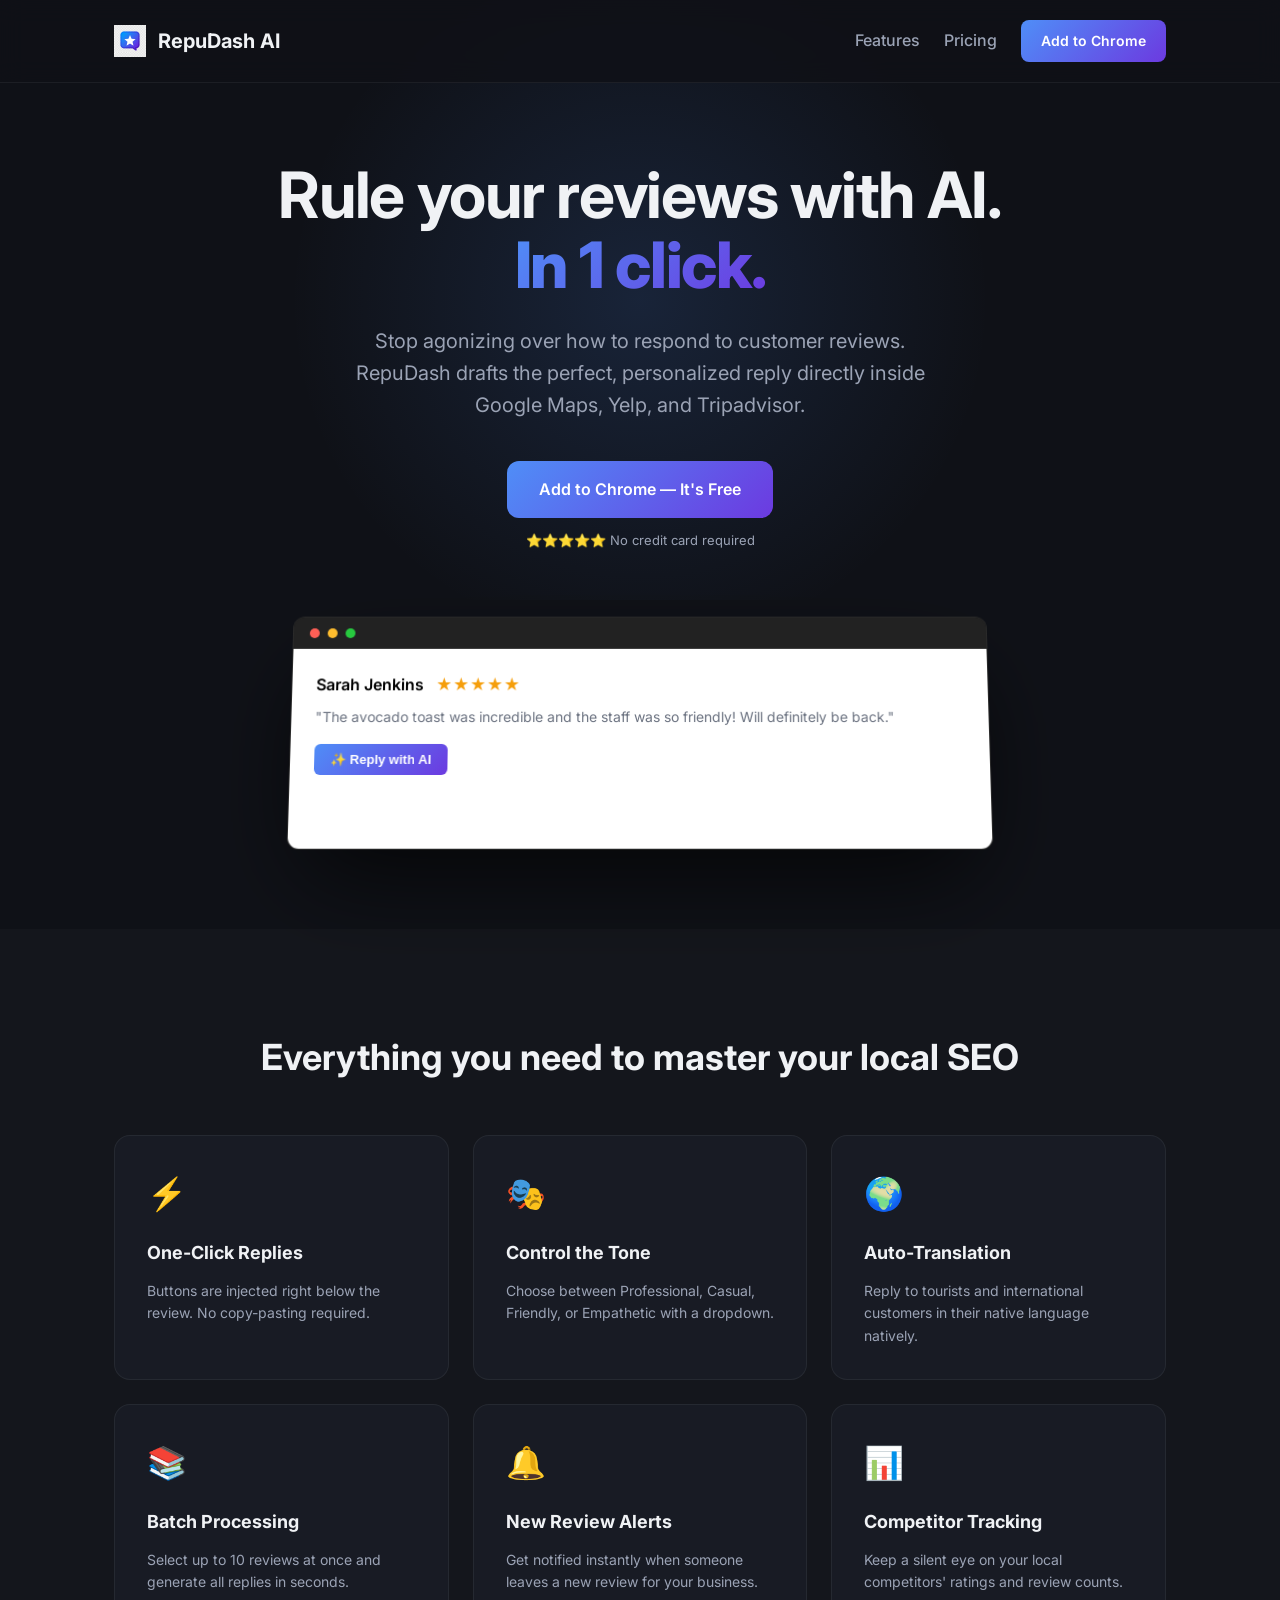
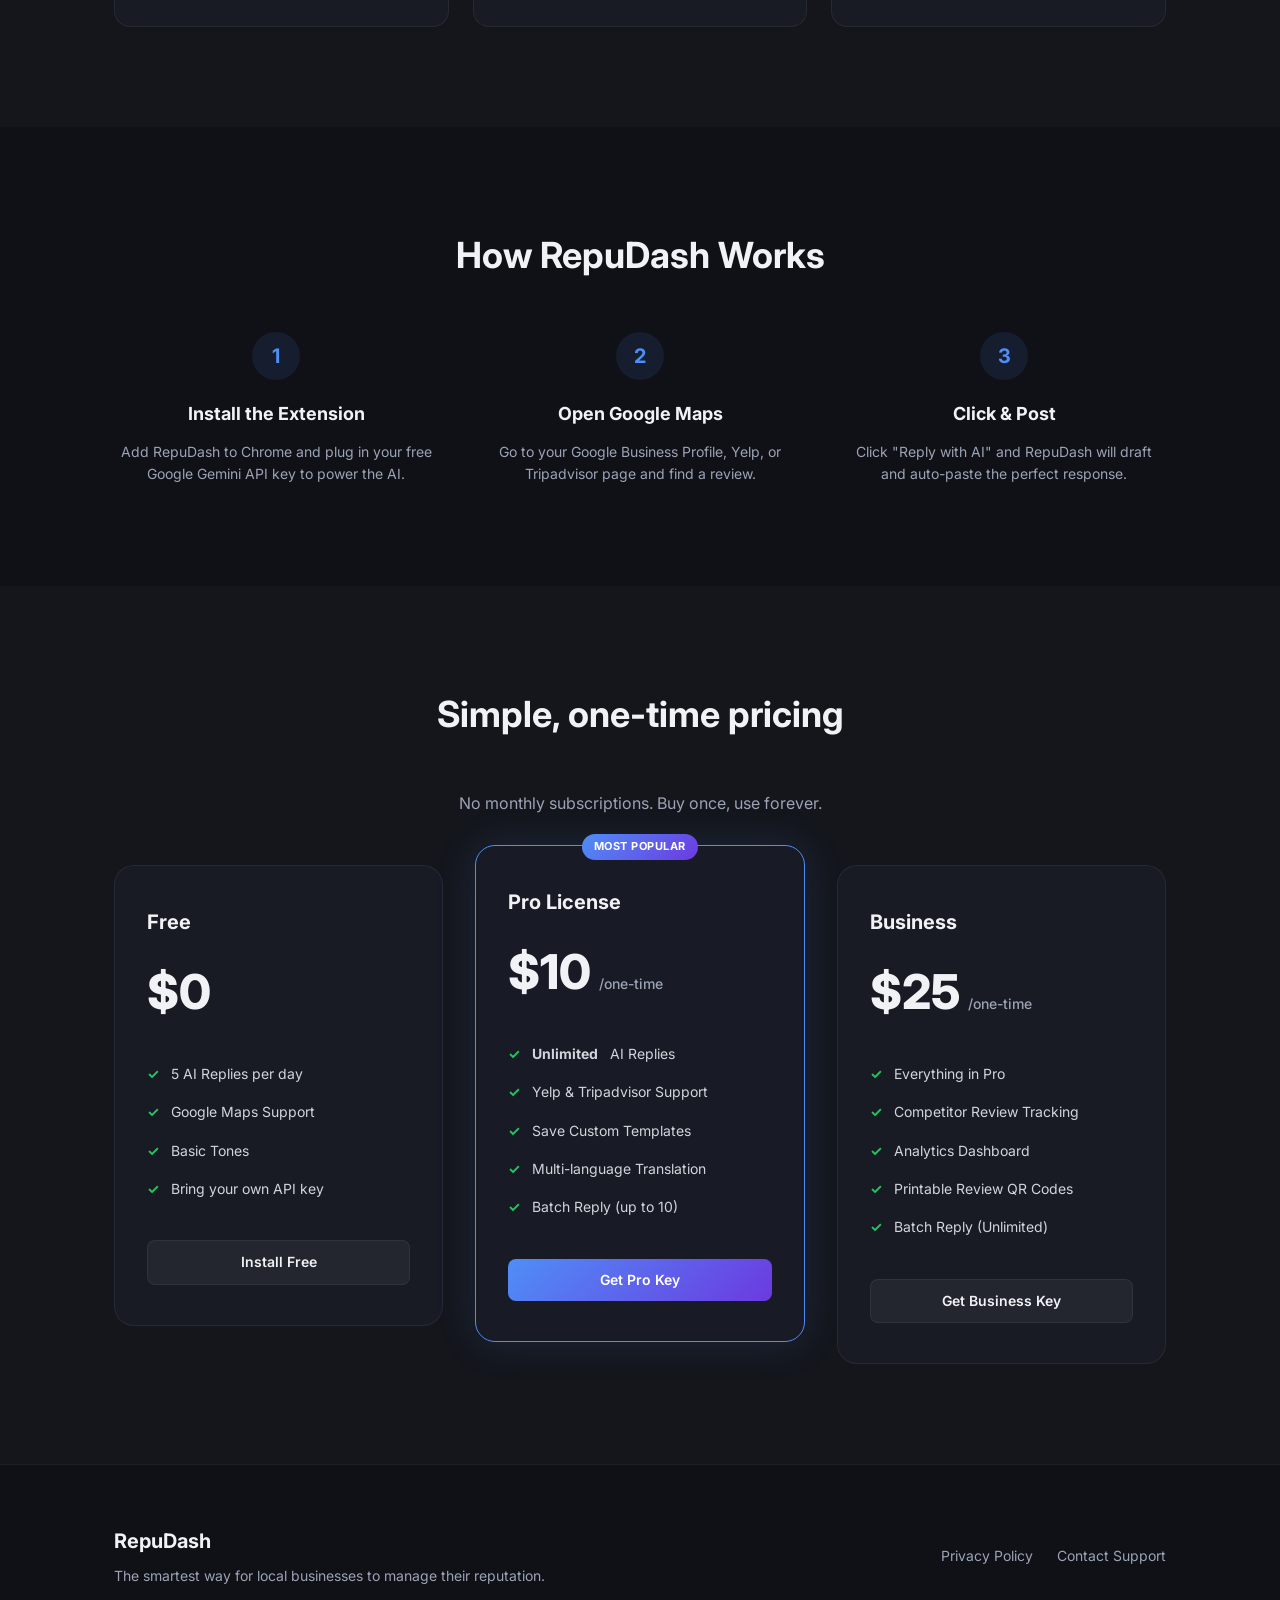
<file: index.html>
<!DOCTYPE html>
<html lang="en">
<head>
    <meta charset="UTF-8">
    <meta name="viewport" content="width=device-width, initial-scale=1.0">
    <title>RepuDash AI - Chrome Extension for Google Maps, Yelp & Tripadvisor Reviews</title>
    <meta name="description" content="Reply to customer reviews 10x faster with AI. RepuDash helps businesses generate personalized, on-brand responses to Google Maps, Yelp, and Tripadvisor reviews instantly.">
    <link rel="stylesheet" href="style.css">
    <link rel="icon" type="image/png" href="logo.png">
</head>
<body>
    <!-- Navbar -->
    <nav class="navbar">
        <div class="container nav-content">
            <div class="logo">
                <img src="logo.png" alt="RepuDash Logo" class="logo-img">
                <span class="logo-text">RepuDash AI</span>
            </div>
            <div class="nav-links">
                <a href="#features">Features</a>
                <a href="#pricing">Pricing</a>
                <a href="https://chrome.google.com/webstore/detail/repudash-ai/YOUR_EXTENSION_ID_HERE" class="btn btn-primary" target="_blank" title="Link will work after publishing to Chrome Web Store">Add to Chrome</a>
            </div>
        </div>
    </nav>

    <!-- Hero Section -->
    <header class="hero">
        <div class="container hero-content">
            <h1 class="hero-title">Rule your reviews with AI.<br><span class="gradient-text">In 1 click.</span></h1>
            <p class="hero-desc">Stop agonizing over how to respond to customer reviews. RepuDash drafts the perfect, personalized reply directly inside Google Maps, Yelp, and Tripadvisor.</p>
            <div class="hero-cta">
                <a href="https://chrome.google.com/webstore/detail/repudash-ai/YOUR_EXTENSION_ID_HERE" class="btn btn-primary btn-lg" target="_blank" title="Link will work after publishing to Chrome Web Store">Add to Chrome — It's Free</a>
                <span class="cta-note">⭐⭐⭐⭐⭐ No credit card required</span>
            </div>
            <div class="hero-image-wrapper">
                <div class="mockup-window">
                    <div class="mockup-header">
                        <span class="dot red"></span>
                        <span class="dot yellow"></span>
                        <span class="dot green"></span>
                    </div>
                    <div class="mockup-body">
                        <!-- Simulated UI -->
                        <div style="padding: 24px; text-align: left;">
                            <div style="font-weight: 600; font-size: 16px; margin-bottom: 8px;">Sarah Jenkins <span style="color:#f59e0b; margin-left: 8px;">★★★★★</span></div>
                            <div style="color: #6B7280; font-size: 14px; margin-bottom: 16px;">"The avocado toast was incredible and the staff was so friendly! Will definitely be back."</div>
                            <button style="background: linear-gradient(135deg, #4F8EF7, #6C3AE0); color: white; border: none; padding: 8px 16px; border-radius: 6px; font-weight: 600; font-size: 13px; cursor: pointer;">✨ Reply with AI</button>
                        </div>
                    </div>
                </div>
            </div>
        </div>
    </header>

    <!-- Features Section -->
    <section id="features" class="features">
        <div class="container">
            <h2 class="section-title">Everything you need to master your local SEO</h2>
            <div class="feature-grid">
                <div class="feature-card">
                    <div class="feature-icon">⚡</div>
                    <h3>One-Click Replies</h3>
                    <p>Buttons are injected right below the review. No copy-pasting required.</p>
                </div>
                <div class="feature-card">
                    <div class="feature-icon">🎭</div>
                    <h3>Control the Tone</h3>
                    <p>Choose between Professional, Casual, Friendly, or Empathetic with a dropdown.</p>
                </div>
                <div class="feature-card">
                    <div class="feature-icon">🌍</div>
                    <h3>Auto-Translation</h3>
                    <p>Reply to tourists and international customers in their native language natively.</p>
                </div>
                <div class="feature-card">
                    <div class="feature-icon">📚</div>
                    <h3>Batch Processing</h3>
                    <p>Select up to 10 reviews at once and generate all replies in seconds.</p>
                </div>
                <div class="feature-card">
                    <div class="feature-icon">🔔</div>
                    <h3>New Review Alerts</h3>
                    <p>Get notified instantly when someone leaves a new review for your business.</p>
                </div>
                <div class="feature-card">
                    <div class="feature-icon">📊</div>
                    <h3>Competitor Tracking</h3>
                    <p>Keep a silent eye on your local competitors' ratings and review counts.</p>
                </div>
            </div>
        </div>
    </section>

    <!-- How it Works -->
    <section class="how-it-works">
        <div class="container">
            <h2 class="section-title">How RepuDash Works</h2>
            <div class="steps-container">
                <div class="step">
                    <div class="step-num">1</div>
                    <h3>Install the Extension</h3>
                    <p>Add RepuDash to Chrome and plug in your free Google Gemini API key to power the AI.</p>
                </div>
                <div class="step">
                    <div class="step-num">2</div>
                    <h3>Open Google Maps</h3>
                    <p>Go to your Google Business Profile, Yelp, or Tripadvisor page and find a review.</p>
                </div>
                <div class="step">
                    <div class="step-num">3</div>
                    <h3>Click & Post</h3>
                    <p>Click "Reply with AI" and RepuDash will draft and auto-paste the perfect response.</p>
                </div>
            </div>
        </div>
    </section>

    <!-- Pricing Section -->
    <section id="pricing" class="pricing">
        <div class="container">
            <h2 class="section-title">Simple, one-time pricing</h2>
            <p style="text-align: center; color: #9BA3B5; margin-bottom: 48px;">No monthly subscriptions. Buy once, use forever.</p>
            
            <div class="pricing-grid">
                <!-- Free Tier -->
                <div class="pricing-card">
                    <h3>Free</h3>
                    <div class="price">$0</div>
                    <ul class="features-list">
                        <li>5 AI Replies per day</li>
                        <li>Google Maps Support</li>
                        <li>Basic Tones</li>
                        <li>Bring your own API key</li>
                    </ul>
                    <a href="https://chrome.google.com/webstore/detail/repudash-ai/YOUR_EXTENSION_ID_HERE" class="btn btn-secondary pricing-btn" target="_blank" title="Link will work after publishing to Chrome Web Store">Install Free</a>
                </div>

                <!-- Pro Tier (Highlighted) -->
                <div class="pricing-card featured">
                    <div class="popular-badge">Most Popular</div>
                    <h3>Pro License</h3>
                    <div class="price">$10<span>/one-time</span></div>
                    <ul class="features-list">
                        <li><strong>Unlimited</strong> AI Replies</li>
                        <li>Yelp & Tripadvisor Support</li>
                        <li>Save Custom Templates</li>
                        <li>Multi-language Translation</li>
                        <li>Batch Reply (up to 10)</li>
                    </ul>
                    <a href="https://glentastic5.gumroad.com/l/repudash-pro" class="btn btn-primary pricing-btn" target="_blank">Get Pro Key</a>
                </div>

                <!-- Business Tier -->
                <div class="pricing-card">
                    <h3>Business</h3>
                    <div class="price">$25<span>/one-time</span></div>
                    <ul class="features-list">
                        <li>Everything in Pro</li>
                        <li>Competitor Review Tracking</li>
                        <li>Analytics Dashboard</li>
                        <li>Printable Review QR Codes</li>
                        <li>Batch Reply (Unlimited)</li>
                    </ul>
                    <a href="https://glentastic5.gumroad.com/l/repudash-business" class="btn btn-secondary pricing-btn" target="_blank">Get Business Key</a>
                </div>
            </div>
        </div>
    </section>

    <!-- Footer -->
    <footer>
        <div class="container footer-content">
            <div class="footer-left">
                <div class="logo">
                    <span class="logo-text">RepuDash</span>
                </div>
                <p>The smartest way for local businesses to manage their reputation.</p>
            </div>
            <div class="footer-links">
                <a href="privacy-policy.html">Privacy Policy</a>
                <a href="mailto:glenthegm@gmail.com">Contact Support</a>
            </div>
        </div>
    </footer>
</body>
</html>
</file>
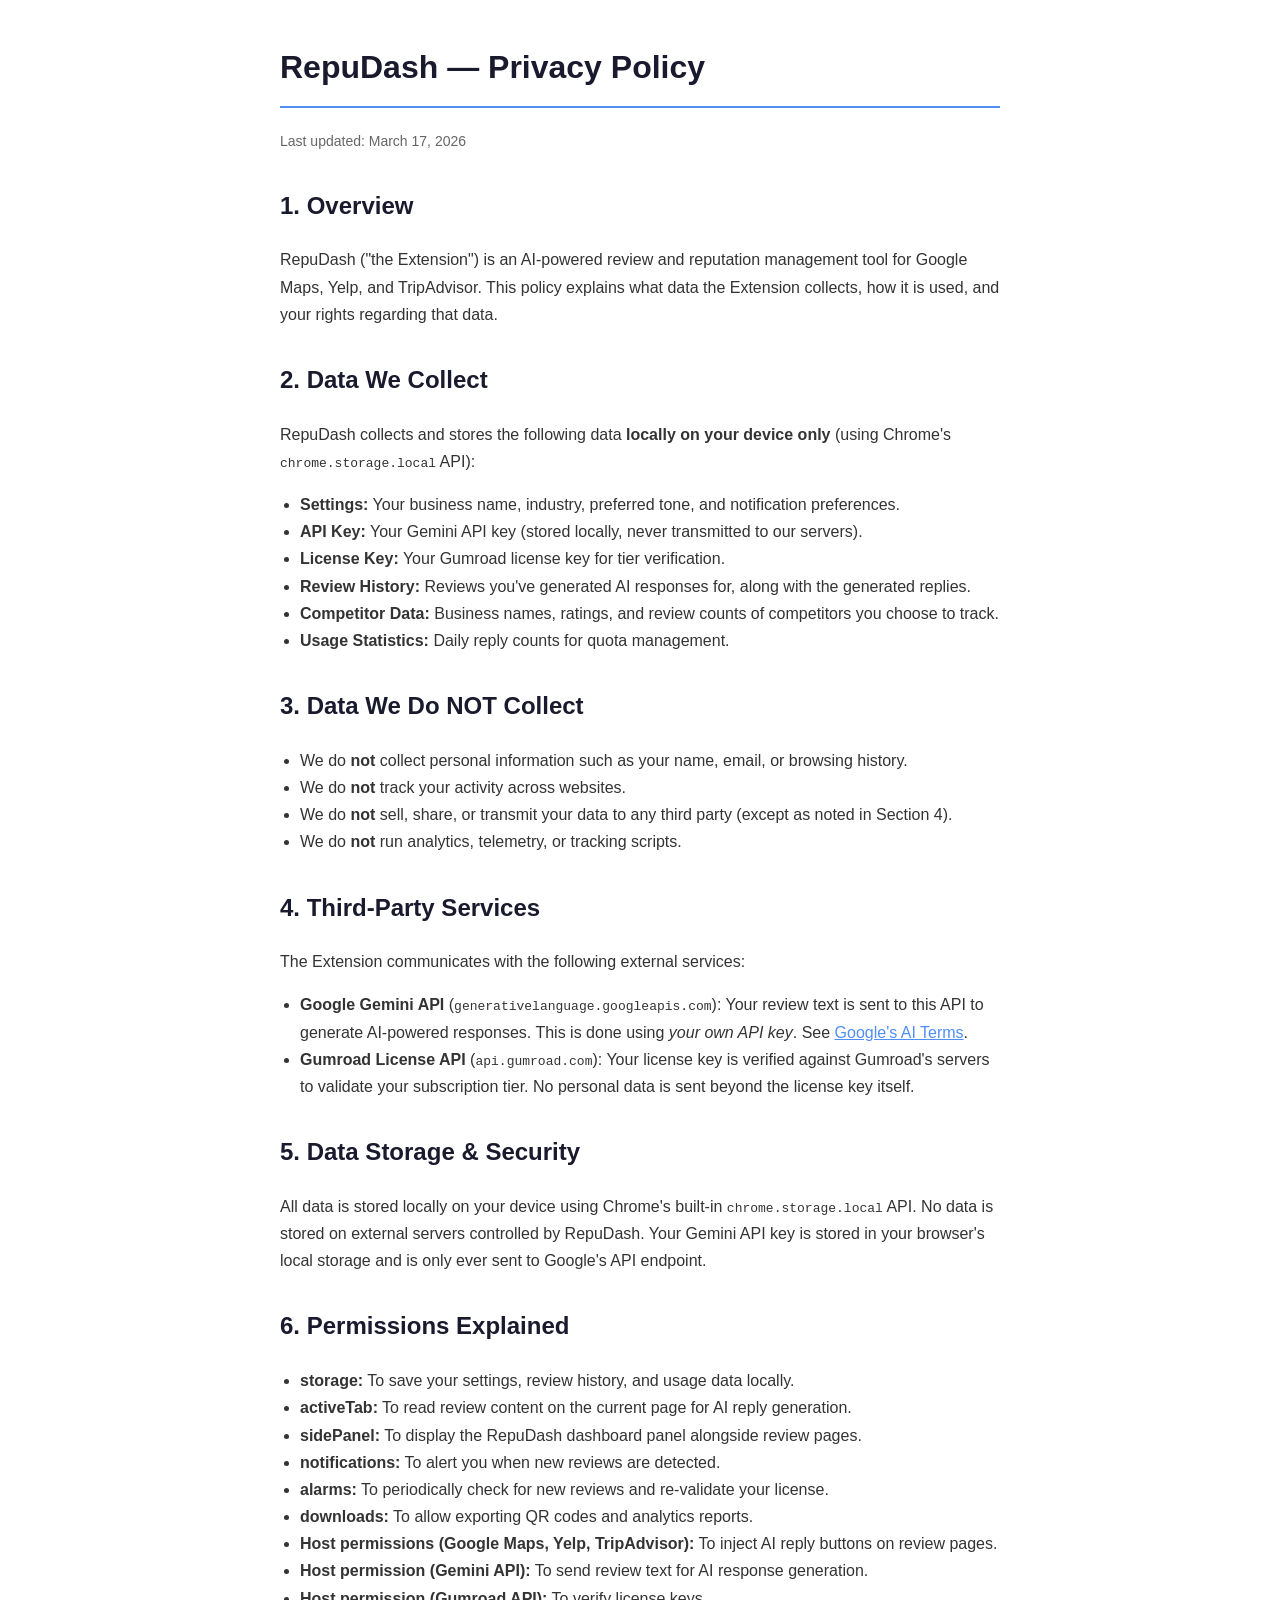
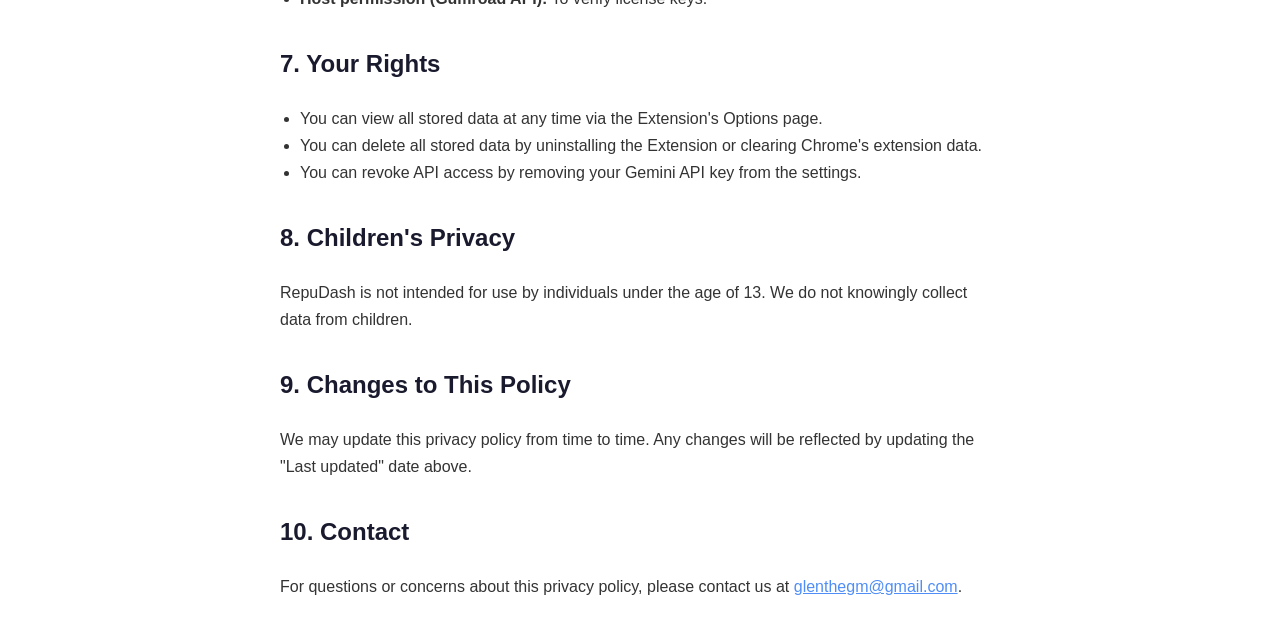
<file: privacy-policy.html>
<!DOCTYPE html>
<html lang="en">
<head>
  <meta charset="UTF-8">
  <meta name="viewport" content="width=device-width, initial-scale=1.0">
  <title>RepuDash Privacy Policy</title>
  <style>
    body { font-family: -apple-system, BlinkMacSystemFont, 'Segoe UI', Roboto, sans-serif; max-width: 720px; margin: 40px auto; padding: 0 20px; color: #333; line-height: 1.7; }
    h1 { color: #1a1a2e; border-bottom: 2px solid #4F8EF7; padding-bottom: 12px; }
    h2 { color: #1a1a2e; margin-top: 32px; }
    ul { padding-left: 20px; }
    a { color: #4F8EF7; }
    .updated { color: #666; font-size: 14px; }
  </style>
</head>
<body>
  <h1>RepuDash — Privacy Policy</h1>
  <p class="updated">Last updated: March 17, 2026</p>

  <h2>1. Overview</h2>
  <p>RepuDash ("the Extension") is an AI-powered review and reputation management tool for Google Maps, Yelp, and TripAdvisor. This policy explains what data the Extension collects, how it is used, and your rights regarding that data.</p>

  <h2>2. Data We Collect</h2>
  <p>RepuDash collects and stores the following data <strong>locally on your device only</strong> (using Chrome's <code>chrome.storage.local</code> API):</p>
  <ul>
    <li><strong>Settings:</strong> Your business name, industry, preferred tone, and notification preferences.</li>
    <li><strong>API Key:</strong> Your Gemini API key (stored locally, never transmitted to our servers).</li>
    <li><strong>License Key:</strong> Your Gumroad license key for tier verification.</li>
    <li><strong>Review History:</strong> Reviews you've generated AI responses for, along with the generated replies.</li>
    <li><strong>Competitor Data:</strong> Business names, ratings, and review counts of competitors you choose to track.</li>
    <li><strong>Usage Statistics:</strong> Daily reply counts for quota management.</li>
  </ul>

  <h2>3. Data We Do NOT Collect</h2>
  <ul>
    <li>We do <strong>not</strong> collect personal information such as your name, email, or browsing history.</li>
    <li>We do <strong>not</strong> track your activity across websites.</li>
    <li>We do <strong>not</strong> sell, share, or transmit your data to any third party (except as noted in Section 4).</li>
    <li>We do <strong>not</strong> run analytics, telemetry, or tracking scripts.</li>
  </ul>

  <h2>4. Third-Party Services</h2>
  <p>The Extension communicates with the following external services:</p>
  <ul>
    <li><strong>Google Gemini API</strong> (<code>generativelanguage.googleapis.com</code>): Your review text is sent to this API to generate AI-powered responses. This is done using <em>your own API key</em>. See <a href="https://ai.google.dev/terms" target="_blank">Google's AI Terms</a>.</li>
    <li><strong>Gumroad License API</strong> (<code>api.gumroad.com</code>): Your license key is verified against Gumroad's servers to validate your subscription tier. No personal data is sent beyond the license key itself.</li>
  </ul>

  <h2>5. Data Storage & Security</h2>
  <p>All data is stored locally on your device using Chrome's built-in <code>chrome.storage.local</code> API. No data is stored on external servers controlled by RepuDash. Your Gemini API key is stored in your browser's local storage and is only ever sent to Google's API endpoint.</p>

  <h2>6. Permissions Explained</h2>
  <ul>
    <li><strong>storage:</strong> To save your settings, review history, and usage data locally.</li>
    <li><strong>activeTab:</strong> To read review content on the current page for AI reply generation.</li>
    <li><strong>sidePanel:</strong> To display the RepuDash dashboard panel alongside review pages.</li>
    <li><strong>notifications:</strong> To alert you when new reviews are detected.</li>
    <li><strong>alarms:</strong> To periodically check for new reviews and re-validate your license.</li>
    <li><strong>downloads:</strong> To allow exporting QR codes and analytics reports.</li>
    <li><strong>Host permissions (Google Maps, Yelp, TripAdvisor):</strong> To inject AI reply buttons on review pages.</li>
    <li><strong>Host permission (Gemini API):</strong> To send review text for AI response generation.</li>
    <li><strong>Host permission (Gumroad API):</strong> To verify license keys.</li>
  </ul>

  <h2>7. Your Rights</h2>
  <ul>
    <li>You can view all stored data at any time via the Extension's Options page.</li>
    <li>You can delete all stored data by uninstalling the Extension or clearing Chrome's extension data.</li>
    <li>You can revoke API access by removing your Gemini API key from the settings.</li>
  </ul>

  <h2>8. Children's Privacy</h2>
  <p>RepuDash is not intended for use by individuals under the age of 13. We do not knowingly collect data from children.</p>

  <h2>9. Changes to This Policy</h2>
  <p>We may update this privacy policy from time to time. Any changes will be reflected by updating the "Last updated" date above.</p>

  <h2>10. Contact</h2>
  <p>For questions or concerns about this privacy policy, please contact us at <a href="mailto:glenthegm@gmail.com">glenthegm@gmail.com</a>.</p>
</body>
</html>
</file>
<file: style.css>
/* ═══════════════════════════════════════════════════
   RepuDash — Landing Page Styles
   ═══════════════════════════════════════════════════ */

@import url('https://fonts.googleapis.com/css2?family=Inter:wght@400;500;600;700;800&display=swap');

:root {
  --bg-color: #0F1117;
  --panel-bg: rgba(26, 29, 39, 0.8);
  --text-main: #F0F2F5;
  --text-muted: #9BA3B5;
  --primary: #4F8EF7;
  --accent: #6C3AE0;
  --border: rgba(255,255,255,0.06);
}

* { margin: 0; padding: 0; box-sizing: border-box; }

body {
  background-color: var(--bg-color);
  color: var(--text-main);
  font-family: 'Inter', sans-serif;
  line-height: 1.6;
  overflow-x: hidden;
}

.container {
  max-width: 1100px;
  margin: 0 auto;
  padding: 0 24px;
}

/* ── Typography ── */
.gradient-text {
  background: linear-gradient(135deg, var(--primary), var(--accent));
  -webkit-background-clip: text;
  -webkit-text-fill-color: transparent;
  background-clip: text;
  font-weight: 800;
}

.section-title {
  text-align: center;
  font-size: 36px;
  margin-bottom: 48px;
  font-weight: 700;
}

/* ── Buttons ── */
.btn {
  display: inline-flex;
  align-items: center;
  justify-content: center;
  padding: 10px 20px;
  border-radius: 8px;
  font-weight: 600;
  text-decoration: none;
  font-size: 14px;
  transition: all 0.2s ease;
}

.btn-primary {
  background: linear-gradient(135deg, var(--primary), var(--accent));
  color: #fff;
}

.btn-primary:hover {
  box-shadow: 0 4px 16px rgba(79, 142, 247, 0.4);
  transform: translateY(-2px);
}

.btn-secondary {
  background: rgba(255,255,255,0.05);
  color: var(--text-main);
  border: 1px solid var(--border);
}

.btn-secondary:hover {
  background: rgba(255,255,255,0.1);
}

.btn-lg {
  padding: 16px 32px;
  font-size: 16px;
  border-radius: 12px;
}

/* ── Navbar ── */
.navbar {
  position: fixed;
  top: 0; left: 0; right: 0;
  padding: 20px 0;
  background: rgba(15, 17, 23, 0.8);
  backdrop-filter: blur(12px);
  z-index: 100;
  border-bottom: 1px solid var(--border);
}

.nav-content {
  display: flex;
  justify-content: space-between;
  align-items: center;
}

.logo { display: flex; align-items: center; gap: 12px; }
.logo-img { width: 32px; height: 32px; }
.logo-text { font-weight: 700; font-size: 20px; }

.nav-links { display: flex; align-items: center; gap: 24px; }
.nav-links a:not(.btn) {
  color: var(--text-muted);
  text-decoration: none;
  font-weight: 500;
  transition: color 0.2s;
}
.nav-links a:not(.btn):hover { color: var(--text-main); }

/* ── Hero ── */
.hero {
  padding: 160px 0 80px;
  text-align: center;
  position: relative;
}

.hero::after {
  content: '';
  position: absolute;
  top: 0; left: 50%;
  transform: translateX(-50%);
  width: 800px; height: 600px;
  background: radial-gradient(circle, rgba(79,142,247,0.15) 0%, transparent 70%);
  z-index: -1;
  pointer-events: none;
}

.hero-title {
  font-size: 64px;
  line-height: 1.1;
  margin-bottom: 24px;
  letter-spacing: -0.02em;
}

.hero-desc {
  font-size: 20px;
  color: var(--text-muted);
  max-width: 600px;
  margin: 0 auto 40px;
}

.hero-cta {
  display: flex;
  flex-direction: column;
  align-items: center;
  gap: 12px;
  margin-bottom: 64px;
}

.cta-note {
  font-size: 13px;
  color: var(--text-muted);
}

.hero-image-wrapper {
  max-width: 700px;
  margin: 0 auto;
  perspective: 1000px;
}

.mockup-window {
  background: #111;
  border: 1px solid rgba(255,255,255,0.1);
  border-radius: 12px;
  overflow: hidden;
  box-shadow: 0 40px 100px -20px rgba(0,0,0,0.8);
  transform: rotateX(5deg);
  transition: transform 0.5s ease;
}

.mockup-window:hover {
  transform: rotateX(0);
}

.mockup-header {
  height: 32px;
  background: #222;
  display: flex;
  align-items: center;
  padding: 0 16px;
  gap: 8px;
  border-bottom: 1px solid #333;
}

.dot { width: 10px; height: 10px; border-radius: 50%; }
.dot.red { background: #ff5f56; }
.dot.yellow { background: #ffbd2e; }
.dot.green { background: #27c93f; }

.mockup-body {
  height: 200px;
  background: #fff;
  color: #000;
}

/* ── Features ── */
.features { padding: 100px 0; background: rgba(255,255,255,0.02); }

.feature-grid {
  display: grid;
  grid-template-columns: repeat(3, 1fr);
  gap: 24px;
}

.feature-card {
  background: var(--panel-bg);
  border: 1px solid var(--border);
  padding: 32px;
  border-radius: 16px;
  transition: transform 0.2s ease, border-color 0.2s;
}

.feature-card:hover {
  transform: translateY(-4px);
  border-color: rgba(255,255,255,0.1);
}

.feature-icon {
  font-size: 32px;
  margin-bottom: 20px;
}

.feature-card h3 {
  font-size: 18px;
  margin-bottom: 12px;
}

.feature-card p {
  font-size: 14px;
  color: var(--text-muted);
}

/* ── How It Works ── */
.how-it-works { padding: 100px 0; }

.steps-container {
  display: flex;
  gap: 40px;
}

.step {
  flex: 1;
  text-align: center;
}

.step-num {
  width: 48px;
  height: 48px;
  background: rgba(79, 142, 247, 0.1);
  color: var(--primary);
  border-radius: 50%;
  display: flex;
  align-items: center;
  justify-content: center;
  font-size: 20px;
  font-weight: 700;
  margin: 0 auto 20px;
}

.step h3 { margin-bottom: 12px; font-size: 18px; }
.step p { font-size: 14px; color: var(--text-muted); }

/* ── Pricing ── */
.pricing { padding: 100px 0; background: rgba(255,255,255,0.02); }

.pricing-grid {
  display: grid;
  grid-template-columns: repeat(3, 1fr);
  gap: 32px;
  align-items: start;
}

.pricing-card {
  background: var(--panel-bg);
  border: 1px solid var(--border);
  border-radius: 20px;
  padding: 40px 32px;
  position: relative;
}

.pricing-card.featured {
  border-color: var(--primary);
  box-shadow: 0 0 40px rgba(79, 142, 247, 0.15);
  transform: translateY(-20px);
}

.popular-badge {
  position: absolute;
  top: -12px;
  left: 50%;
  transform: translateX(-50%);
  background: linear-gradient(135deg, var(--primary), var(--accent));
  color: #fff;
  font-size: 11px;
  font-weight: 700;
  padding: 4px 12px;
  border-radius: 20px;
  text-transform: uppercase;
  letter-spacing: 0.5px;
}

.pricing-card h3 {
  font-size: 20px;
  margin-bottom: 16px;
}

.price {
  font-size: 48px;
  font-weight: 800;
  margin-bottom: 32px;
  display: flex;
  align-items: baseline;
}

.price span {
  font-size: 14px;
  color: var(--text-muted);
  font-weight: 500;
  margin-left: 8px;
}

.features-list {
  list-style: none;
  margin-bottom: 40px;
}

.features-list li {
  margin-bottom: 16px;
  font-size: 14px;
  color: #D1D5DB;
  display: flex;
  align-items: center;
  gap: 12px;
}

.features-list li::before {
  content: '✓';
  color: #22c55e;
  font-weight: bold;
}

.pricing-btn { width: 100%; text-align: center; }

/* ── Footer ── */
footer {
  padding: 60px 0;
  border-top: 1px solid var(--border);
}

.footer-content {
  display: flex;
  justify-content: space-between;
  align-items: center;
}

.footer-left p {
  color: var(--text-muted);
  font-size: 14px;
  margin-top: 8px;
}

.footer-links {
  display: flex;
  gap: 24px;
}

.footer-links a {
  color: var(--text-muted);
  text-decoration: none;
  font-size: 14px;
}

.footer-links a:hover { color: var(--text-main); }
</file>
